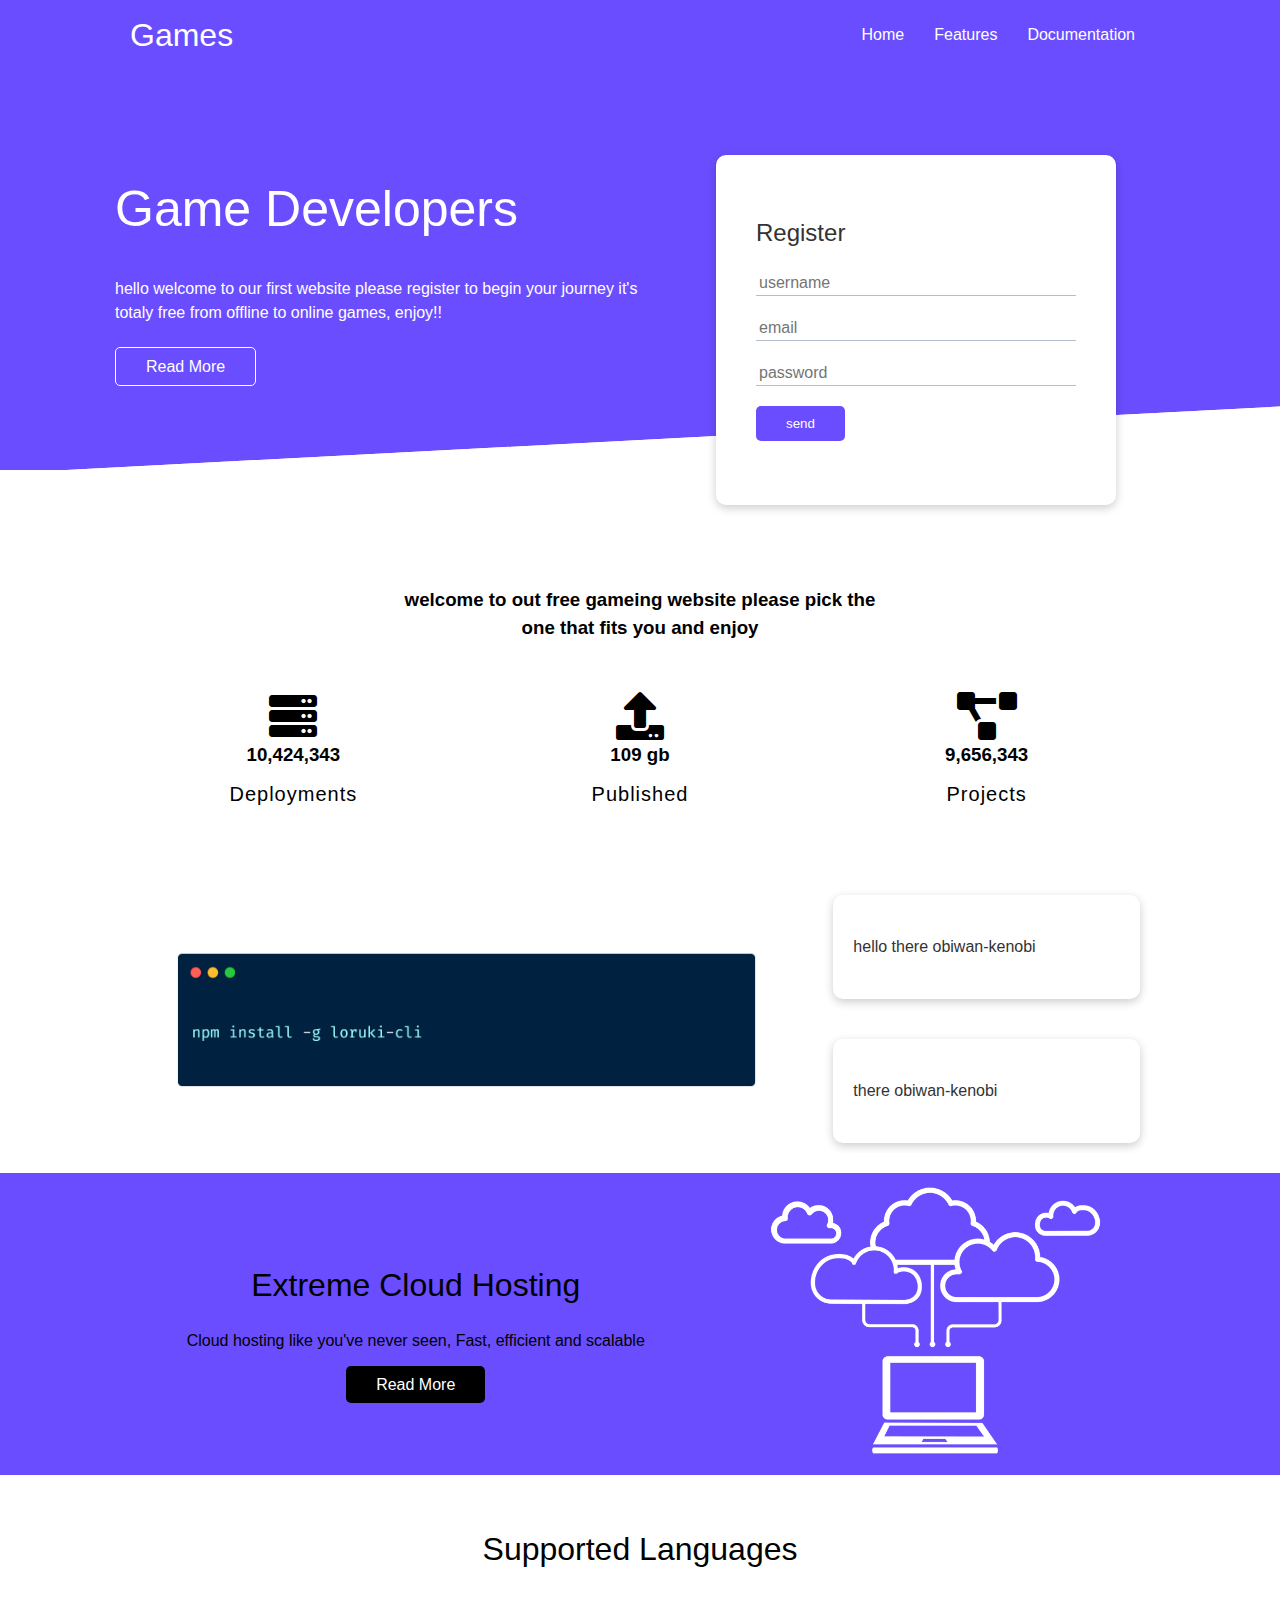
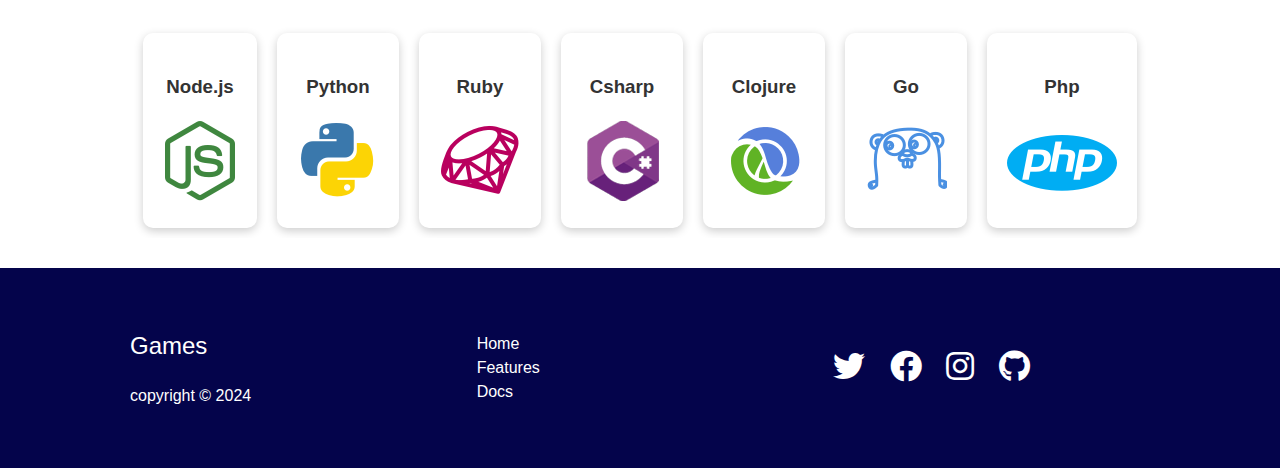
<file: html and css/index.html>
<!DOCTYPE html>
<html lang="en">
  <head>
    <meta charset="UTF-8" />
    <meta name="viewport" content="width=device-width, initial-scale=1.0" />
    <link
      rel="stylesheet"
      href="https://cdnjs.cloudflare.com/ajax/libs/font-awesome/5.15.4/css/all.min.css"
    />
    <title>Document</title>
    <link rel="stylesheet" href="utilities.css" />
    <link rel="stylesheet" href="styles.css" />
  </head>
  <body>
    <div class="navbar">
      <div class="container flex">
        <h1>games</h1>
        <nav>
          <ul>
            <li><a href="index.html">home</a></li>
            <li><a href="about.html">features</a></li>
            <li><a href="contact.html"> documentation </a></li>
          </ul>
        </nav>
      </div>
    </div>
    <div class="showcase">
      <div class="container grid">
        <div class="showcase-text">
          <h1>game developers</h1>
          <p>
            hello welcome to our first website please register to begin your
            journey it's totaly free from offline to online games, enjoy!!
          </p>
          <a href="index.html" class="btn btn-outline">read more</a>
        </div>
        <div class="showcase-form card">
          <h2>register</h2>
          <form>
            <div class="form-control">
              <input type="text" name="username" placeholder="username" />
            </div>
            <div class="form-control">
              <input type="email" name="email" placeholder="email" required />
            </div>
            <div class="form-control">
              <input
                type="password"
                name="password"
                placeholder="password"
                required
              />
            </div>
            <input type="submit" value="send" class="btn btn-form" />
          </form>
        </div>
      </div>
    </div>
    <div class="stats">
      <div class="container">
        <h3>
          welcome to out free gameing website please pick the one that fits you
          and enjoy
        </h3>
        <div class="grid grid-3 text-center my-4">
          <div>
            <i class="fas fa-server fa-3x"></i>
            <h3>10,424,343</h3>
            <p class="text-secondary">deployments</p>
          </div>
          <div>
            <i class="fas fa-upload fa-3x"></i>
            <h3>109 gb</h3>
            <p class="text-secondary">published</p>
          </div>
          <div>
            <i class="fas fa-project-diagram fa-3x"></i>
            <h3>9,656,343</h3>
            <p class="text-secondary">projects</p>
          </div>
        </div>
      </div>
    </div>
    <div class="section">
      <div class="container grid">
        <img src="img/cli.png" alt="" />
        <div class="card">
          <p>hello there obiwan-kenobi</p>
        </div>
        <div class="card">
          <p>there obiwan-kenobi</p>
        </div>
      </div>
    </div>
    <div class="cloud">
      <div class="container grid">
        <div class="marg">
          <h1>Extreme Cloud Hosting</h1>
          <p>
            Cloud hosting like you've never seen, Fast, efficient and scalable
          </p>
          <a href="index.html" class="btn" id="btn-dark">Read more</a>
        </div>
        <div>
          <img src="img/cloud.png" alt="" />
        </div>
      </div>
    </div>
    <div class="last">
      <h1>Supported Languages</h1>
      <div class="container flex">
        <div class="languages card">
          <h3>Node.js</h3>
          <img src="img/node.png" alt="node.js" />
        </div>
        <div class="languages card">
          <h3>Python</h3>
          <img src="img/python.png" alt="python" />
        </div>
        <div class="languages card">
          <h3>Ruby</h3>
          <img src="img/ruby.png" alt="ruby" />
        </div>
        <div class="languages card">
          <h3>Csharp</h3>
          <img src="img/csharp.png" alt="Csharp" />
        </div>
        <div class="languages card">
          <h3>Clojure</h3>
          <img src="img/clojure.png" alt="clojure" />
        </div>
        <div class="languages card">
          <h3>Go</h3>
          <img src="img/go.png" alt="Go" />
        </div>
        <div class="languages card">
          <h3>Php</h3>
          <img src="img/php.png" alt="Php" />
        </div>
      </div>
    </div>
    <footer class="footer">
      <div class="container grid">
        <div>
          <h2>Games</h2>
          <p>copyright &copy; 2024</p>
        </div>
        <div>
          <ul>
            <li><a href="img/">Home</a></li>
            <li><a href="img/">Features</a></li>
            <li><a href="img/">Docs</a></li>
          </ul>
        </div>
        <div class="socials">
          <a href="#"><i class="fab fa-twitter fa-2x"></i></a>
          <a href="#"><i class="fab fa-facebook fa-2x"></i></a>
          <a href="#"><i class="fab fa-instagram fa-2x"></i></a>
          <a href="#"><i class="fab fa-github fa-2x"></i></a>
        </div>
      </div>
    </footer>
  </body>
</html>
</file>
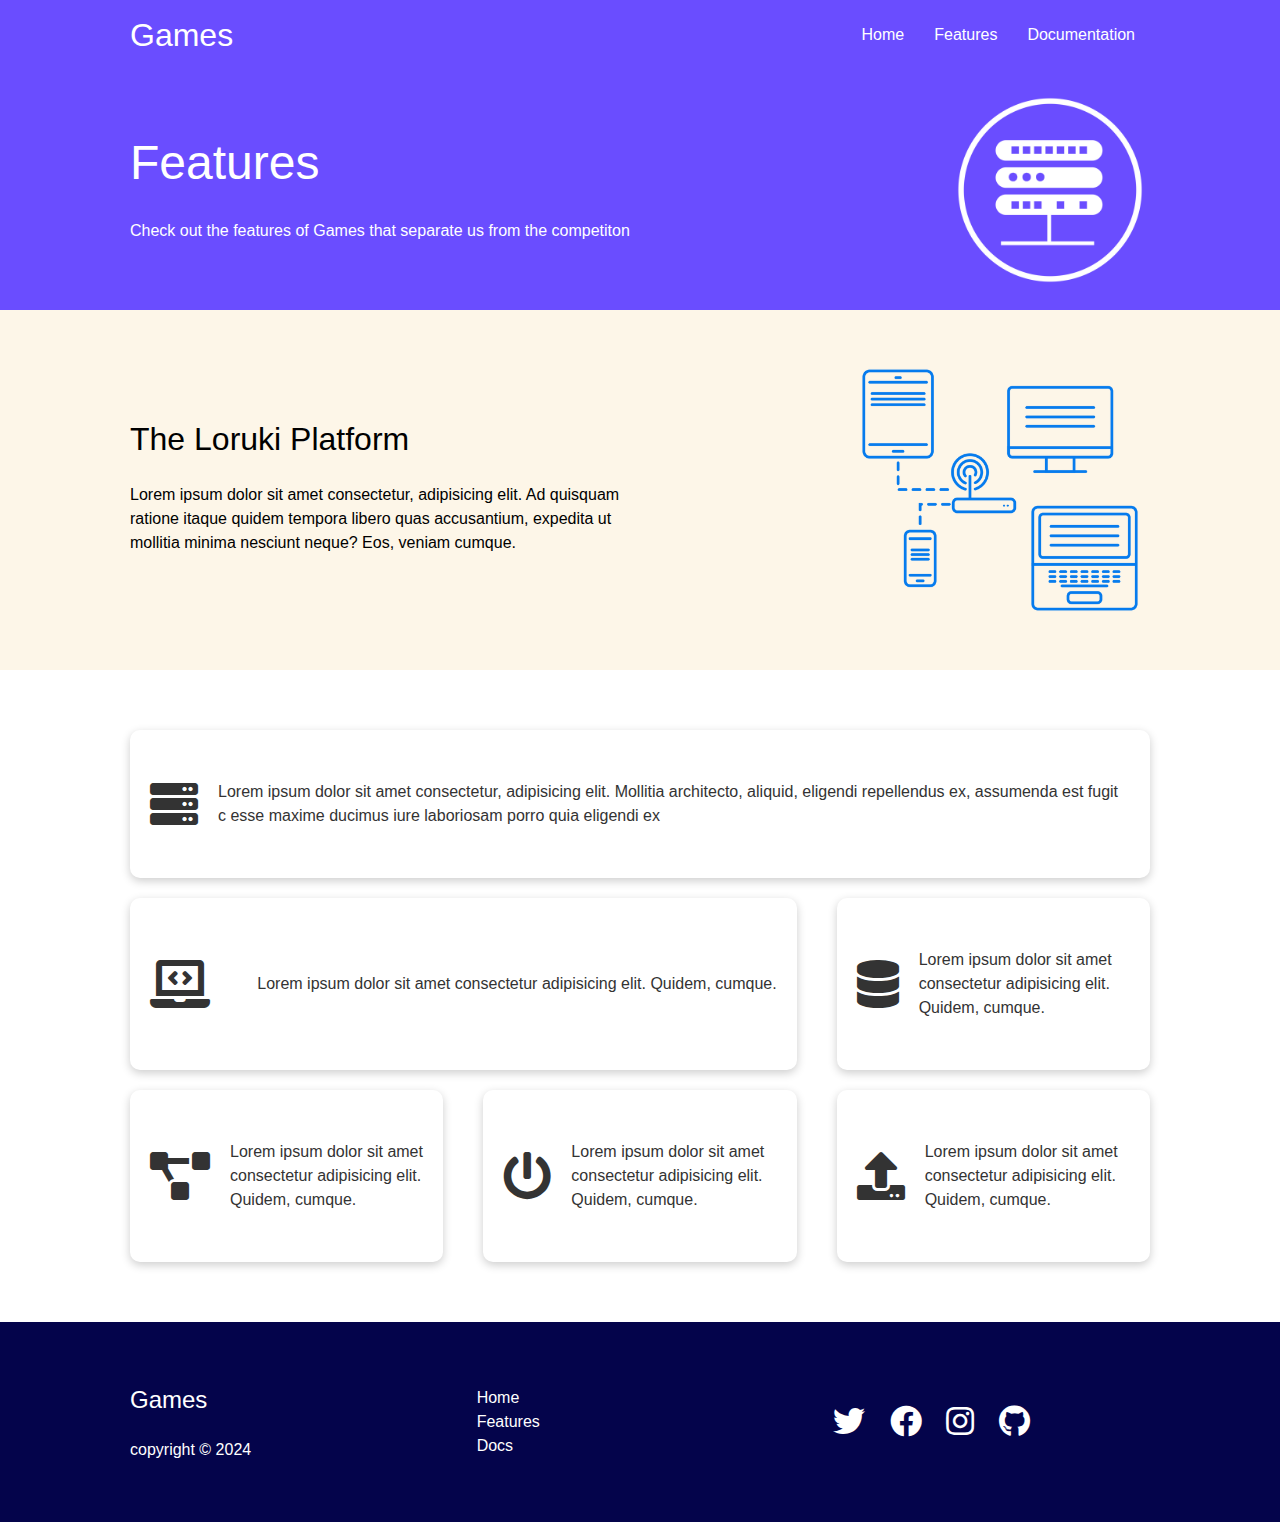
<file: html and css/about.html>
<!DOCTYPE html>
<html lang="en">
  <head>
    <meta charset="UTF-8" />
    <meta name="viewport" content="width=device-width, initial-scale=1.0" />
    <link
      rel="stylesheet"
      href="https://cdnjs.cloudflare.com/ajax/libs/font-awesome/5.15.4/css/all.min.css"
    />
    <title>Document</title>
    <link rel="stylesheet" href="utilities.css" />
    <link rel="stylesheet" href="styles.css" />
  </head>
  <body>
    <div class="navbar">
      <div class="container flex">
        <h1>games</h1>
        <nav>
          <ul>
            <li><a href="index.html">home</a></li>
            <li><a href="about.html">features</a></li>
            <li><a href="contact.html"> documentation </a></li>
          </ul>
        </nav>
      </div>
    </div>
    <div class="feat">
      <div class="container grid">
        <div>
          <h1>Features</h1>
          <p>
            Check out the features of Games that separate us from the competiton
          </p>
        </div>
        <img src="img/server.png" alt="" />
      </div>
    </div>
    <div class="platform">
      <div class="container grid">
        <div>
          <h1>The Loruki Platform</h1>
          <p class="text-gray-300 m-5 p-10 md:p-0">
            Lorem ipsum dolor sit amet consectetur, adipisicing elit. Ad
            quisquam ratione itaque quidem tempora libero quas accusantium,
            expedita ut mollitia minima nesciunt neque? Eos, veniam cumque.
          </p>
        </div>
        <img src="img/server2.png" alt="" />
      </div>
    </div>
    <div class="stack">
      <div class="container grid grid-3">
        <div class="card flex">
          <i class="fas fa-server fa-3x"></i>
          <p>
            Lorem ipsum dolor sit amet consectetur, adipisicing elit. Mollitia
            architecto, aliquid, eligendi repellendus ex, assumenda est fugit c
            esse maxime ducimus iure laboriosam porro quia eligendi ex
          </p>
        </div>
        <div class="card flex">
          <i class="fas fa-laptop-code fa-3x"></i>
          <p>
            Lorem ipsum dolor sit amet consectetur adipisicing elit. Quidem,
            cumque.
          </p>
        </div>
        <div class="card flex">
          <i class="fas fa-database fa-3x"></i>
          <p>
            Lorem ipsum dolor sit amet consectetur adipisicing elit. Quidem,
            cumque.
          </p>
        </div>
        <div class="card flex">
          <i class="fas fa-project-diagram fa-3x"></i>
          <p>
            Lorem ipsum dolor sit amet consectetur adipisicing elit. Quidem,
            cumque.
          </p>
        </div>

        <div class="card flex">
          <i class="fas fa-power-off fa-3x"></i>
          <p>
            Lorem ipsum dolor sit amet consectetur adipisicing elit. Quidem,
            cumque.
          </p>
        </div>

        <div class="card flex">
          <i class="fas fa-upload fa-3x"></i>
          <p>
            Lorem ipsum dolor sit amet consectetur adipisicing elit. Quidem,
            cumque.
          </p>
        </div>
      </div>
    </div>
    <footer class="footer">
      <div class="container grid">
        <div>
          <h2>Games</h2>
          <p>copyright &copy; 2024</p>
        </div>
        <div>
          <ul>
            <li><a href="img/">Home</a></li>
            <li><a href="img/">Features</a></li>
            <li><a href="img/">Docs</a></li>
          </ul>
        </div>
        <div class="socials">
          <a href="#"><i class="fab fa-twitter fa-2x"></i></a>
          <a href="#"><i class="fab fa-facebook fa-2x"></i></a>
          <a href="#"><i class="fab fa-instagram fa-2x"></i></a>
          <a href="#"><i class="fab fa-github fa-2x"></i></a>
        </div>
      </div>
    </footer>
  </body>
</html>
</file>
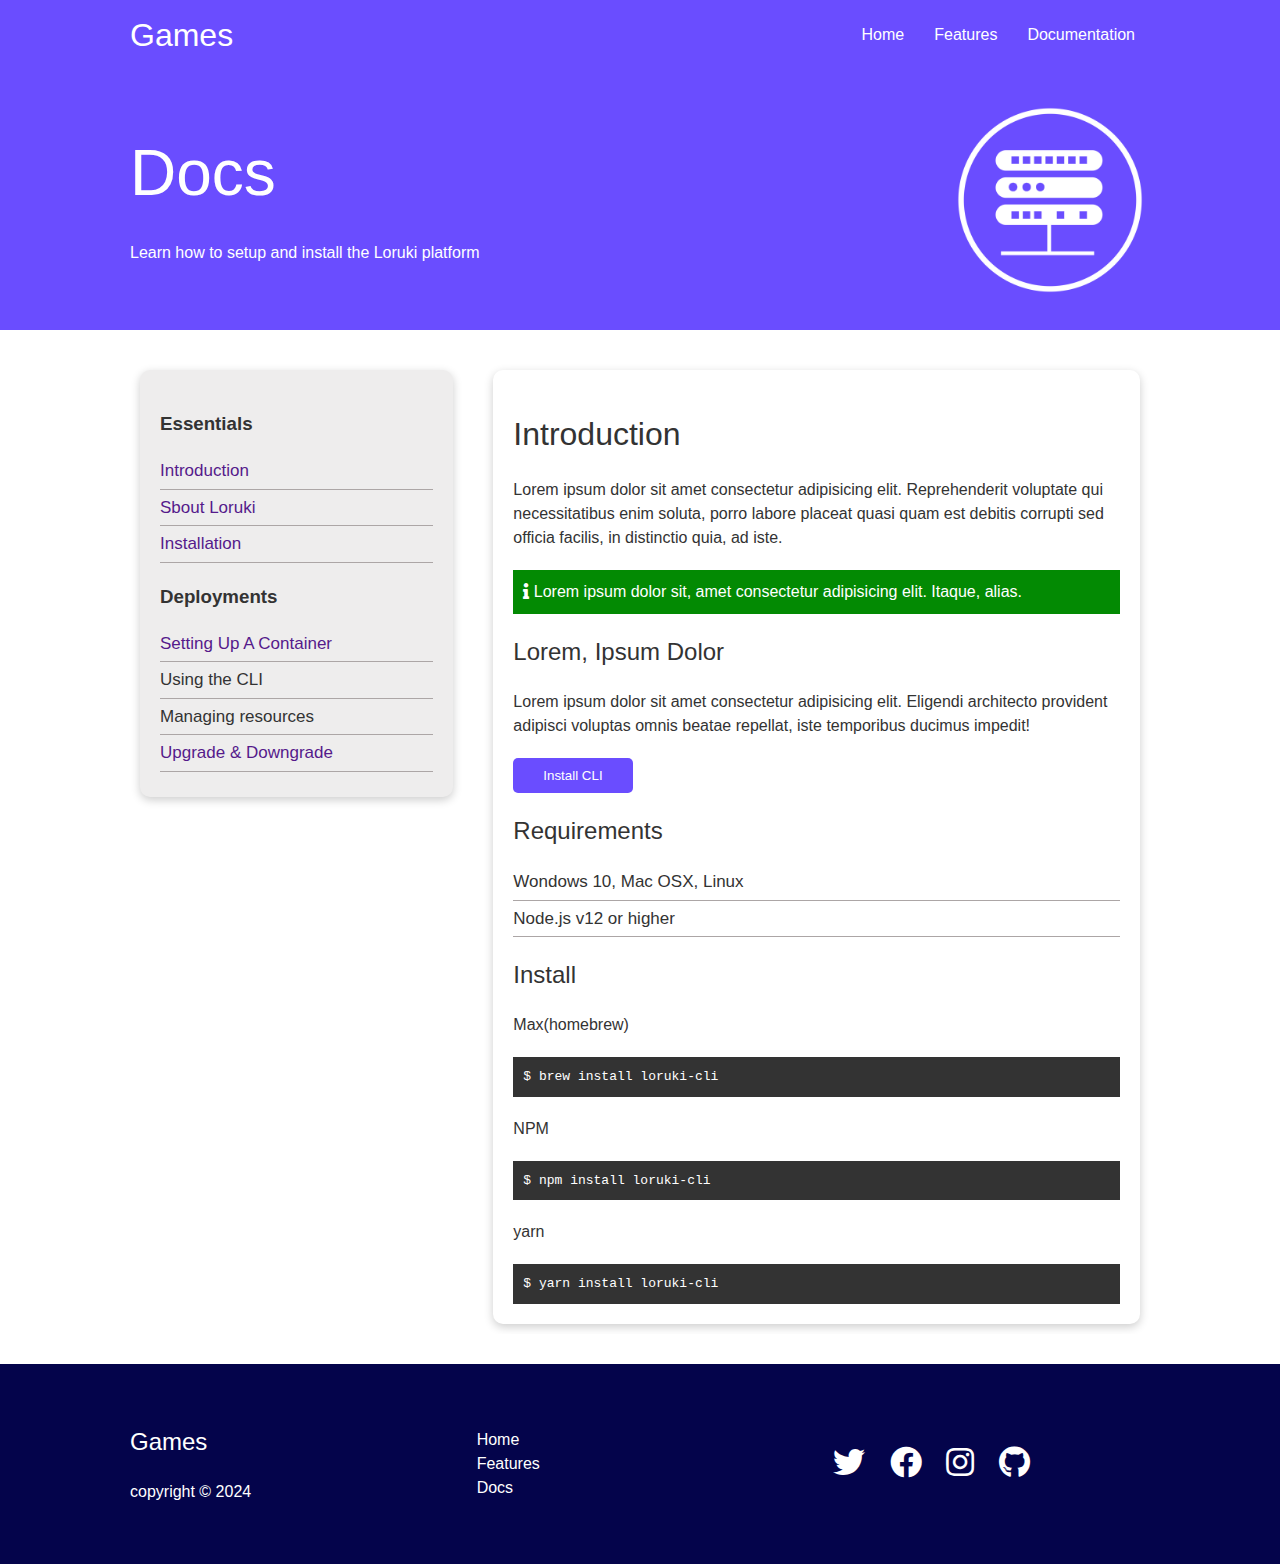
<file: html and css/contact.html>
<!DOCTYPE html>
<html lang="en">
  <head>
    <meta charset="UTF-8" />
    <meta name="viewport" content="width=device-width, initial-scale=1.0" />
    <title>Document</title>
    <link
      rel="stylesheet"
      href="https://cdnjs.cloudflare.com/ajax/libs/font-awesome/5.15.4/css/all.min.css"
    />
    <link rel="stylesheet" href="utilities.css" />
    <link rel="stylesheet" href="styles.css" />
  </head>
  <body>
    <div class="navbar">
      <div class="container flex">
        <h1>games</h1>
        <nav>
          <ul>
            <li><a href="index.html">home</a></li>
            <li><a href="about.html">features</a></li>
            <li><a href="contact.html"> documentation </a></li>
          </ul>
        </nav>
      </div>
    </div>
    <div class="docs">
      <div class="container grid">
        <div>
          <h1>docs</h1>
          <p>Learn how to setup and install the Loruki platform</p>
        </div>
        <img src="img/server.png" alt="">
      </div>
    </div>
    <div class="box">
      <div class="container grid">
        <div class="fr-card card">
          <h3>Essentials</h3>
          <nav>
            <ul>
              <li><a href="">Introduction</a></li>
              <li><a href="">Sbout Loruki</a></li>
              <li><a href="">Installation</a></li>
            </ul>
          </nav>
          <h3>Deployments</h3>
          <nav>
            <ul>
              <li><a href="">Setting up a container</a></li>
              <li><a href=""></a>Using the CLI</li>
              <li><a href=""></a>Managing resources</li>
              <li><a href="">Upgrade & downgrade</a></li>
            </ul>
          </nav>
        </div>
        <div class="sec-card card">
          <h1>Introduction</h1>
          <p>
            Lorem ipsum dolor sit amet consectetur adipisicing elit.
            Reprehenderit voluptate qui necessitatibus enim soluta, porro labore
            placeat quasi quam est debitis corrupti sed officia facilis, in
            distinctio quia, ad iste.
          </p>
          <div class="alert">
            <i class="fas fa-info"></i>
            Lorem ipsum dolor sit, amet consectetur adipisicing elit. Itaque,
            alias.
          </div>
          <h2>Lorem, ipsum dolor</h2>
          <p>
            Lorem ipsum dolor sit amet consectetur adipisicing elit. Eligendi
            architecto provident adipisci voluptas omnis beatae repellat, iste
            temporibus ducimus impedit!
          </p>
          <input class="btn" type="submit" value="Install CLI" />
          <h2>Requirements</h2>
          <ul>
            <li>Wondows 10, Mac OSX, Linux</li>
            <li>Node.js v12 or higher</li>
          </ul>
          <h2>Install</h2>
          <p>Max(homebrew)</p>
          <pre><code>$ brew install loruki-cli</code></pre>
          <p>NPM</p>
          <pre><code>$ npm install loruki-cli</code></pre>
          <p>yarn</p>
          <pre><code>$ yarn install loruki-cli</code></pre>
        </div>
      </div>
    </div>
    <footer class="footer">
      <div class="container grid">
        <div>
          <h2>Games</h2>
          <p>copyright &copy; 2024</p>
        </div>
        <div>
          <ul>
            <li><a href="img/">Home</a></li>
            <li><a href="img/">Features</a></li>
            <li><a href="img/">Docs</a></li>
          </ul>
        </div>
        <div class="socials">
          <a href="#"><i class="fab fa-twitter fa-2x"></i></a>
          <a href="#"><i class="fab fa-facebook fa-2x"></i></a>
          <a href="#"><i class="fab fa-instagram fa-2x"></i></a>
          <a href="#"><i class="fab fa-github fa-2x"></i></a>
        </div>
      </div>
    </footer>
  </body>
</html>
</file>
<file: html and css/utilities.css>
body {
  font-family: "Trebuchet MS", "Lucida Sans Unicode", "Lucida Grande",
    "Lucida Sans", Arial, sans-serif;
}
.stats h3 {
  max-width: 500px;
  margin: auto;
}
.stats {
  padding-top: 100px;
  text-align: center;
  margin: 1rem 0;
}
.stats .grid {
  grid-template-columns: repeat(3, 1fr);
  padding: 50px 0;
}
.stats .grid p {
  font-size: 20px;
  font-weight: lighter;
  letter-spacing: 1px;
  text-transform: capitalize;
}
.section .grid {
  display: grid;
  grid-template-columns: repeat(3, 1fr);
  grid-template-rows: repeat(2, 1fr);
}
.section .grid > *:first-child {
  grid-column: 1 / span 2;
  grid-row: 1 / span 2;
}
.section .card {
  background-color: #fff;
  min-width: 300px;
  color: #333;
  border-radius: 10px;
  padding: 20px;
  margin: 10px;
  box-shadow: 0 3px 10px rgba(0, 0, 0, 0.2);
}
.cloud {
  background-color: var(--pr-color);
  text-align: center;
  margin-top: 20px;
}
img {
  width: 100%;
}
.cloud .btn {
  color: #fff;
  background-color: #000000;
}
#btn-dark {
  position: relative;
}
.marg p {
  margin-bottom: 20px;
}
.cloud .grid {
  grid-template-columns: 4fr 3fr;
}
.last {
  text-align: center;
  margin-top: 50px;
}
.stats p {
  margin: 10px 0;
}
.last .flex {
  display: flex;
  flex-wrap: wrap;
  justify-content: center;
  margin-top: 30px;
  padding-top: 20px;
}
.languages:hover {
  transform: translateY(-15px);
  transition-duration: 0.2s;
}
.footer {
  background-color: rgb(4, 4, 75);
  color: #fff;
  height: 200px;
  margin-top: 30px;
}
.footer a {
  color: #fff;
}
.footer .grid {
  grid-template-columns: repeat(3, 2fr);
}
.socials a {
  margin: 0 10px;
}
</file>
<file: html and css/styles.css>
* {
  margin: 0;
  padding: 0;
  box-sizing: border-box;
}

:root {
  --pr-color: rgb(106, 77, 255);
}
body {
  line-height: 1.5;
  font-family: Arial, Helvetica, sans-serif;
}
ul {
  list-style: none;
}
a {
  text-decoration: none;
  text-transform: capitalize;
}
.navbar a {
  text-decoration: none;
  color: #ffffff;
  padding: 10px;
  margin: 0 5px;
}
h1,
h2 {
  margin: 10px 0;
  font-weight: 100;
  text-transform: capitalize;
}
img {
  width: 100%;
}
.navbar ul {
  display: flex;
}

ul li a:hover {
  border-bottom: 2px solid white;
}

.navbar {
  background-color: var(--pr-color);
  color: #fff;
  height: 70px;
  text-transform: capitalize;
}
.container {
  max-width: 1100px;
  margin: 0 auto;
  overflow: auto;
  padding: 0 40px;
}
.card {
  background-color: #fff;
  color: #333;
  border-radius: 10px;
  padding: 20px;
  margin: 10px;
  box-shadow: 0 3px 10px rgba(0, 0, 0, 0.2);
}
.flex {
  display: flex;
  justify-content: space-between;
  align-items: center;
  height: 100%;
}
.showcase {
  background-color: var(--pr-color);
  height: 400px;
  color: #ffffff;
  position: relative;
}
.showcase::after,
.showcase::before {
  content: "";
  height: 100px;
  background-color: #ffffff;
  position: absolute;
  bottom: -70px;
  right: 0;
  left: 0;
  transform: skewY(-3deg);
}
.showcase h1 {
  font-size: 50px;
}
.showcase p {
  margin: 30px 0;
}

.grid {
  display: grid;
  grid-template-columns: repeat(2, 1fr);
  gap: 20px;
  justify-content: center;
  align-items: center;
  height: 100%;
}
.showcase .grid {
  overflow: visible;
  grid-template-columns: 55% 45%;
  gap: 30px;
}
.showcase-form {
  position: relative;
  top: 60px;
  height: 350px;
  width: 400px;
  padding: 40px;
  justify-content: flex-end;
  z-index: 100;
}
.showcase .form-control {
  margin: 20px 0;
}
.showcase-form input[type="email"],
[type="password"],
[type="text"] {
  border: 0;
  border-bottom: 1px solid #b4becb;
  padding: 3px;
  width: 100%;
  font-size: 16px;
}
.showcase-form input:focus {
  outline: none;
}
.btn {
  background-color: var(--pr-color);
  color: #ffffff;
  padding: 10px 30px;
  cursor: pointer;
  border: 0;
  border-radius: 5px;
}
.btn-outline {
  background-color: transparent;
  border: 1px #fff solid;
}
.btn:hover {
  transform: scale(0.98);
}
.feat img,
.docs img {
  width: 200px;
  justify-self: flex-end;
}
.feat {
  background-color: var(--pr-color);
  color: #fff;
  padding: 20px 0;
}
.feat h1 {
  font-size: 3rem;
}
.platform img {
  width: 300px;
  justify-self: flex-end;
}
.platform {
  background: rgb(253, 246, 232);
  padding: 30px 0;
}
.stack {
  margin: 30px 0;
}
.stack .card > i {
  margin-right: 20px;
}
.stack .grid {
  padding: 30px;
}
.stack .grid > *:first-child {
  grid-column: 1 / span 3;
}
.stack .grid > *:nth-child(2) {
  grid-column: 1 / span 2;
}
.grid-3 {
  grid-template-columns: repeat(3, 1fr);
}
.docs {
  background-color: var(--pr-color);
  color: #fff;
  padding: 30px 0;
}

.docs h1 {
  font-size: 4rem;
}
.fr-card {
  background-color: #eeeded;
}
.box {
  margin-top: 30px;
}
.box h1,
h2,
h3,
p {
  margin: 20px 0;
}
.box .grid {
  grid-template-columns: 1fr 2fr;
  align-items: flex-start;
}
.box ul li {
  font-size: 17px;
  border-bottom: 1px solid rgb(172, 166, 166);
  padding-bottom: 5px;
  margin-bottom: 5px;
}
.box pre {
  background-color: #333;
  color: #fff;
  width: auto;
  padding: 10px;
}
.alert {
  background-color: rgb(3, 138, 3);
  color: #fff;
  padding: 10px;
}

@media (max-width: 980px) {
  .showcase .grid {
    display: grid;
    grid-template-columns: repeat(auto-fit, minmax(200px, 1fr));
    gap: 20px;
  }
}
@media (max-width: 768px) {
  .showcase .grid,
  .grid,
  .stats .grid,
  .section .grid,
  .cloud .grid,
  .feat .grid,
  .platform .grid,
  .stack .grid,
  .docs .grid,
  .box .grid {
    grid-template-columns: 1fr;
    grid-template-rows: 1fr;
  }
  .footer .grid,
  .footer {
    height: auto;
    grid-template-columns: 1fr;
    grid-template-rows: 1fr;
    padding: 20px 5px;
  }
  .showcase {
    height: auto;
  }
  .showcase-text {
    text-align: center;
  }
  .showcase-form {
    justify-self: center;
    margin: auto;
  }
  .section .grid > *:first-child {
    grid-column: 1;
    grid-row: 1;
  }
  .feat .grid,
  .platform .grid,
  .docs .grid {
    text-align: center;
  }
  .feat .grid img,
  .platform .grid img,
  .docs .grid img {
    justify-self: center;
  }
  .stack .grid > *:first-child,
  .stack .grid > *:nth-child(2) {
    grid-column: 1;
  }
}

@media (max-width: 500px) {
  .navbar {
    height: 120px;
  }
  .navbar .flex {
    flex-direction: column;
  }
  .navbar ul {
    padding: 10px;
    background-color: rgba(0, 0, 0, 0.1);
  }
}
</file>
